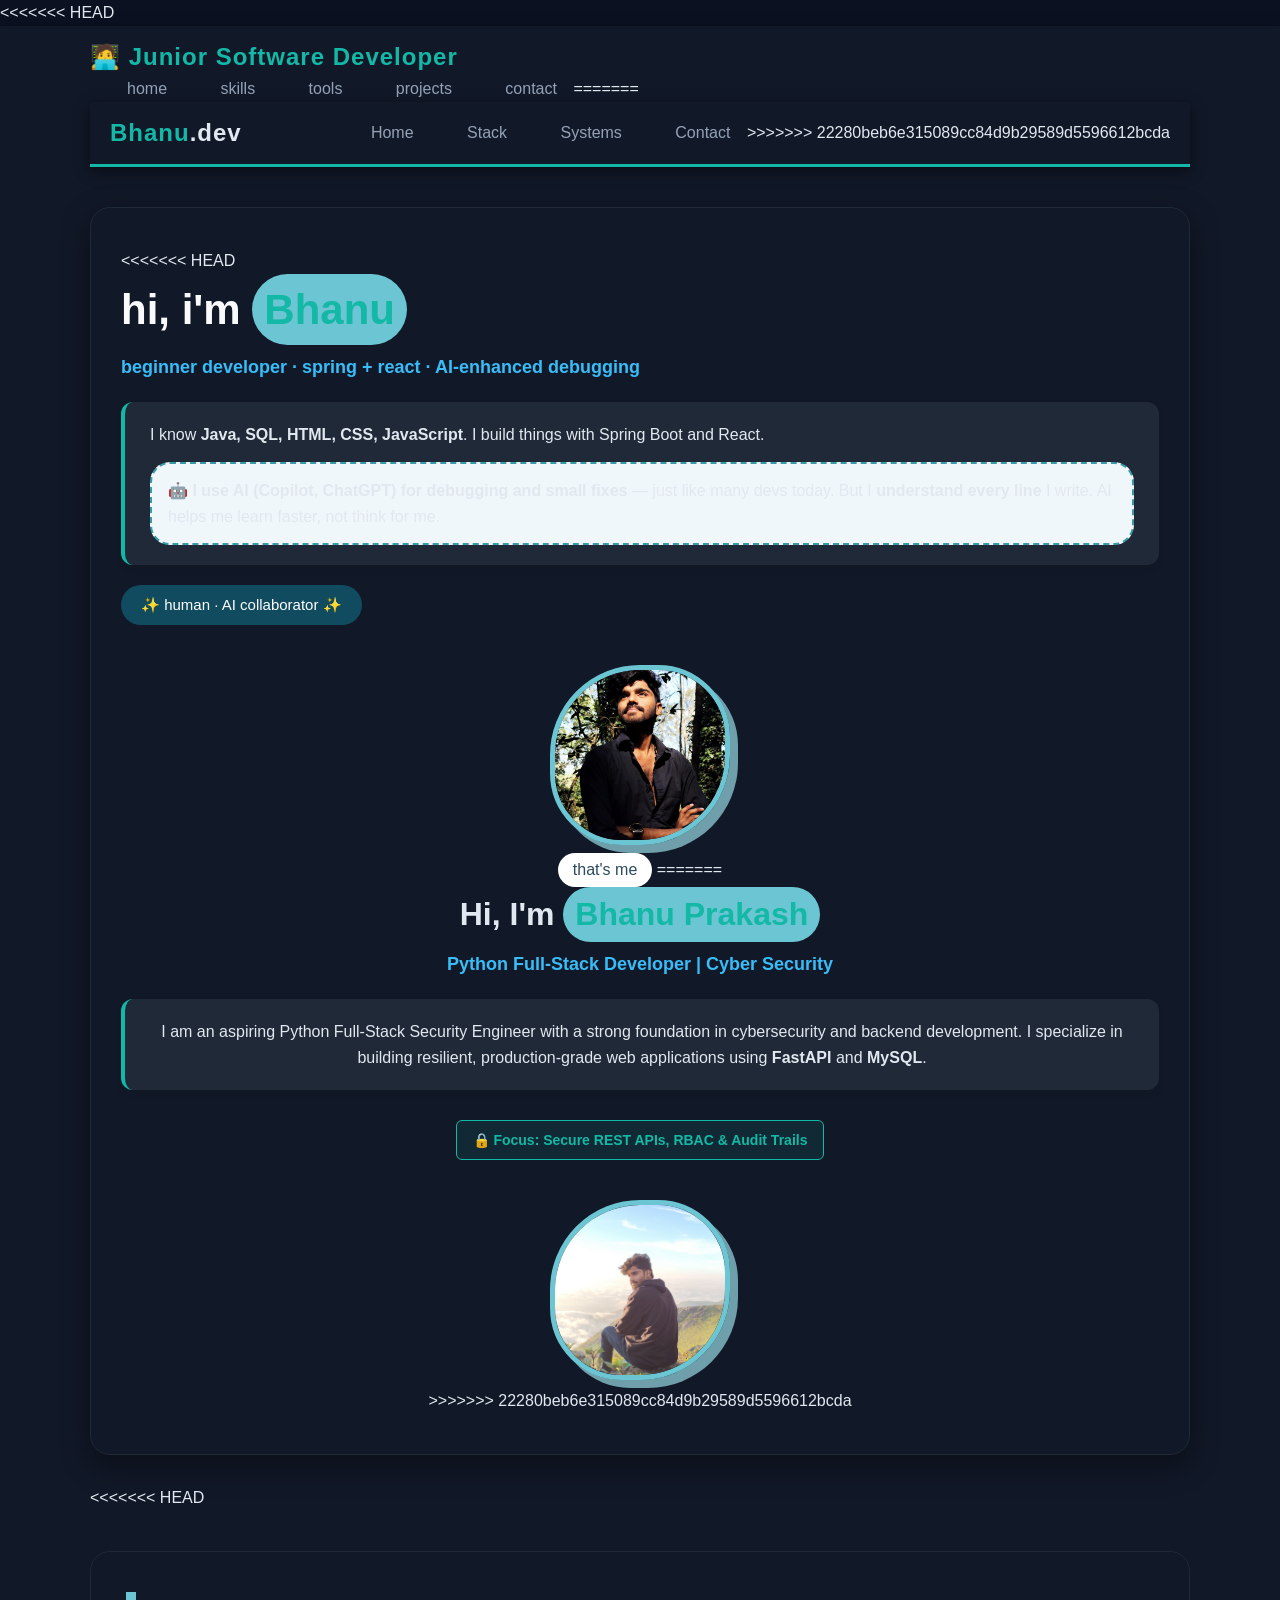
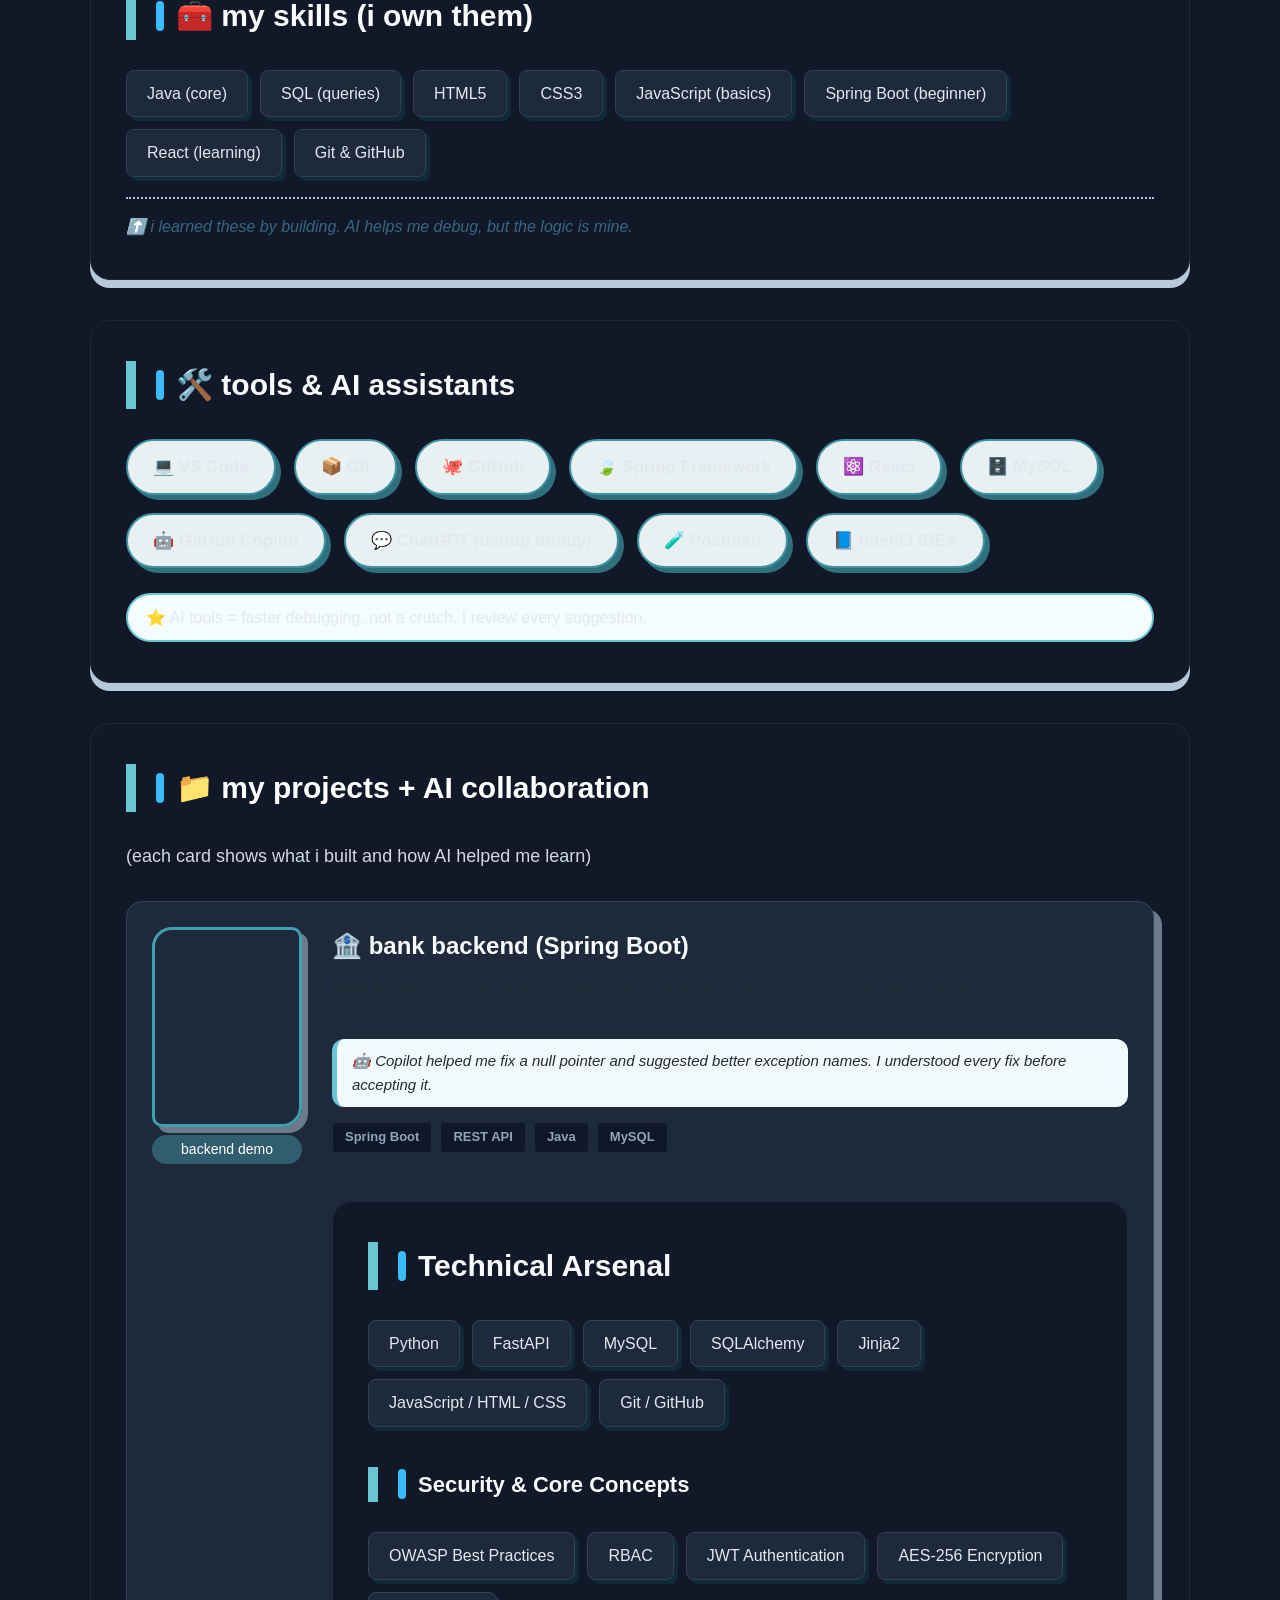
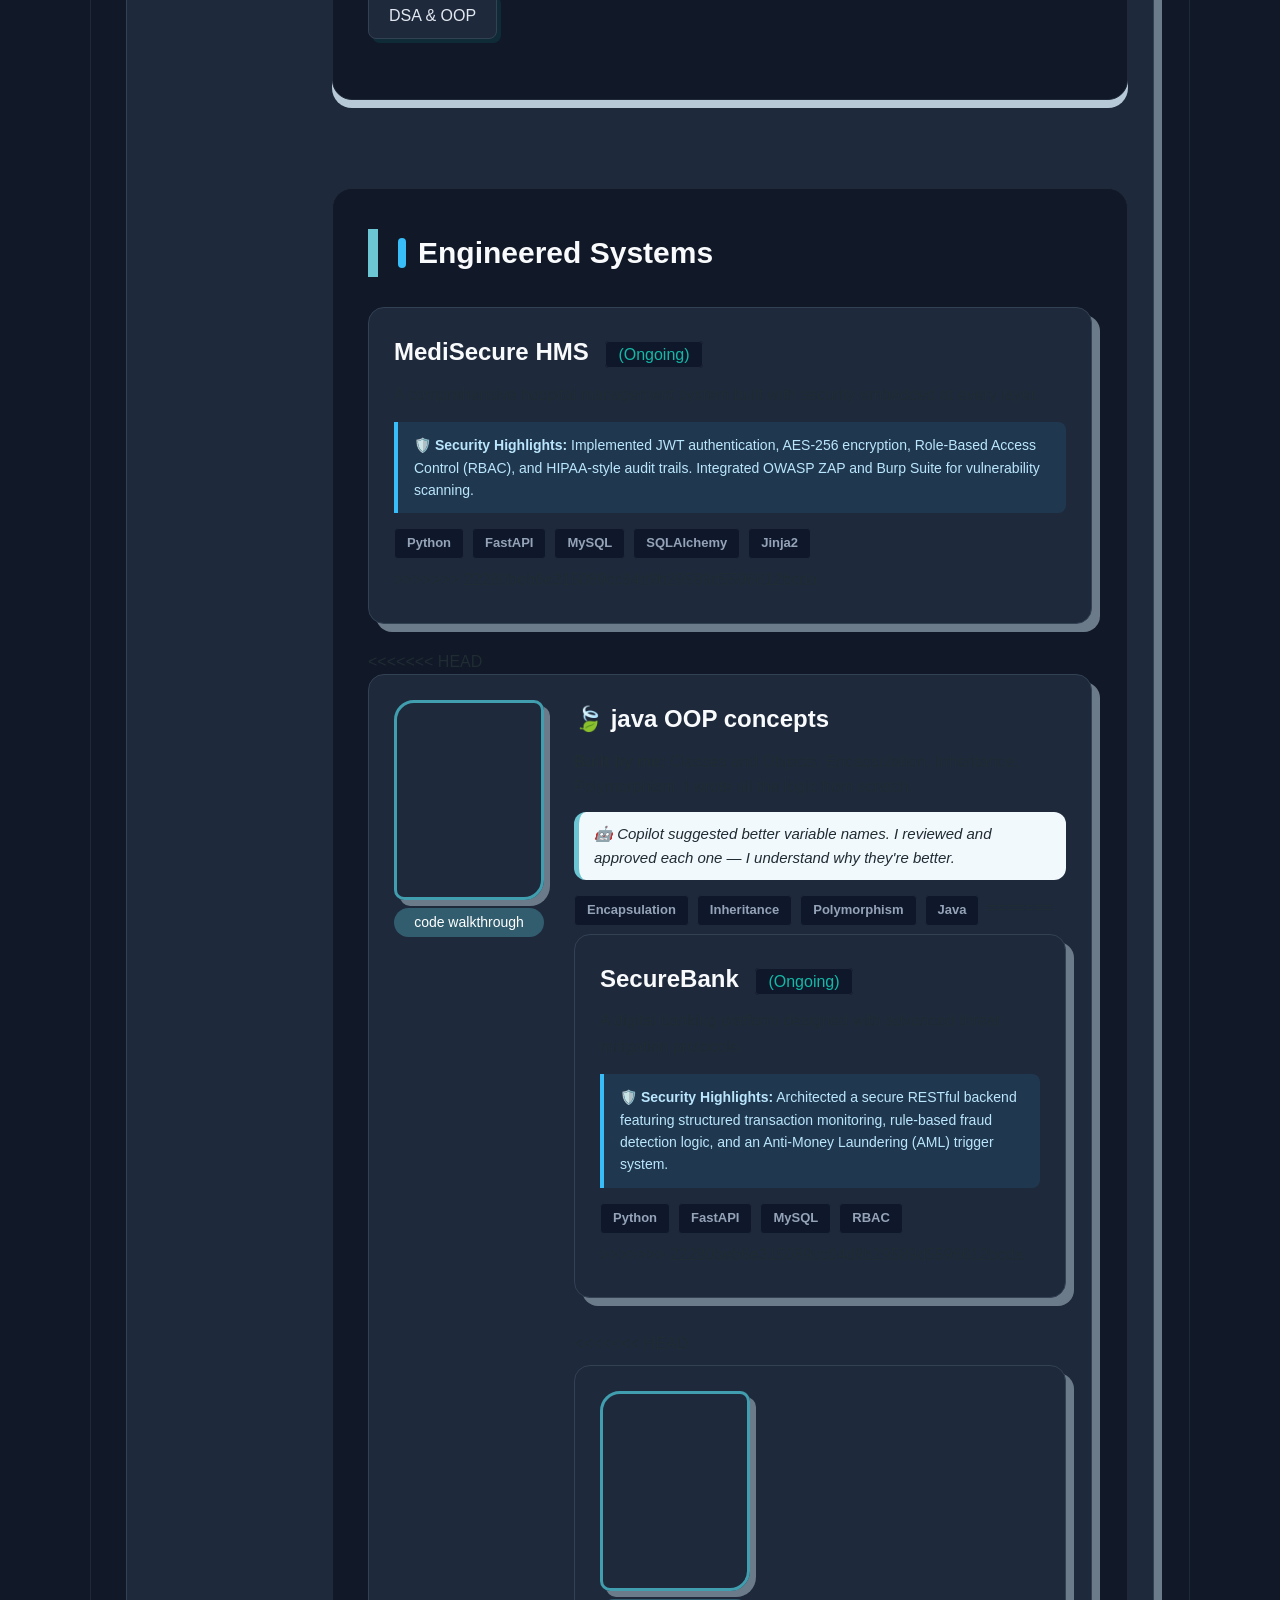
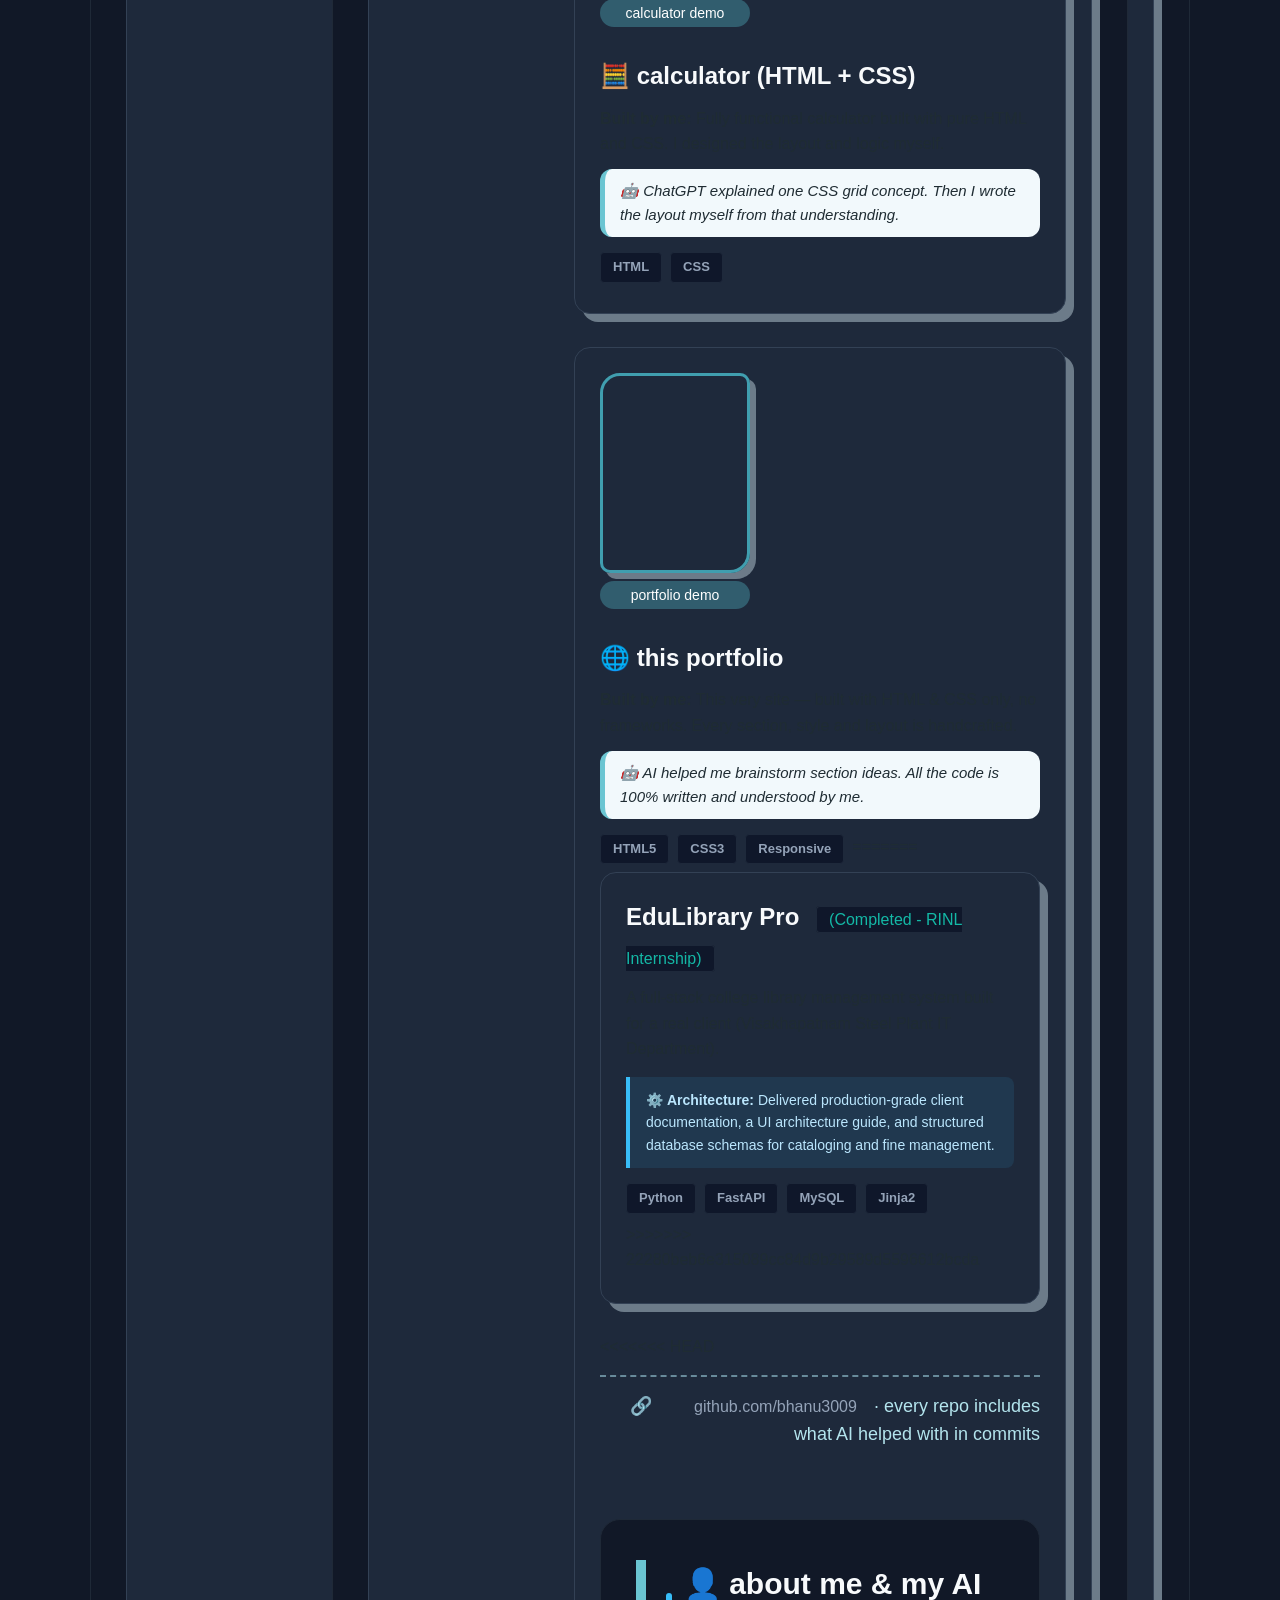
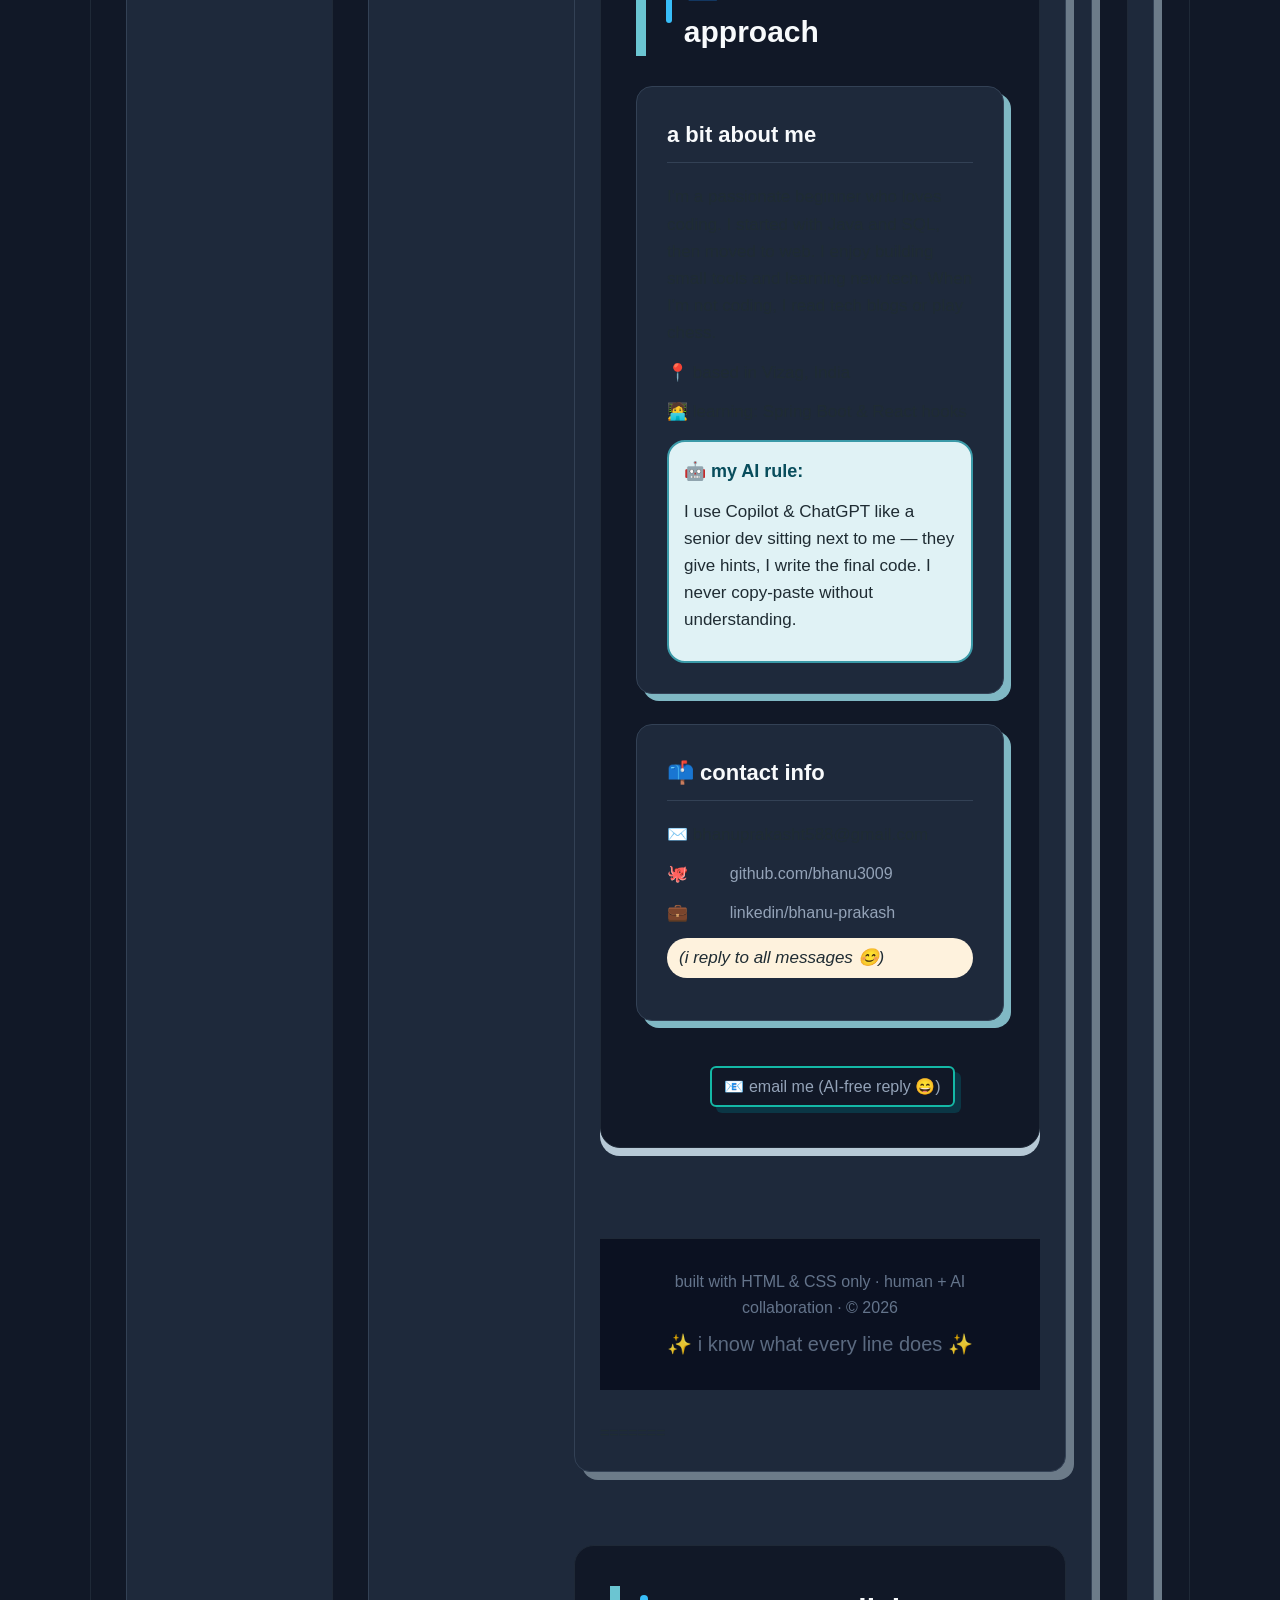
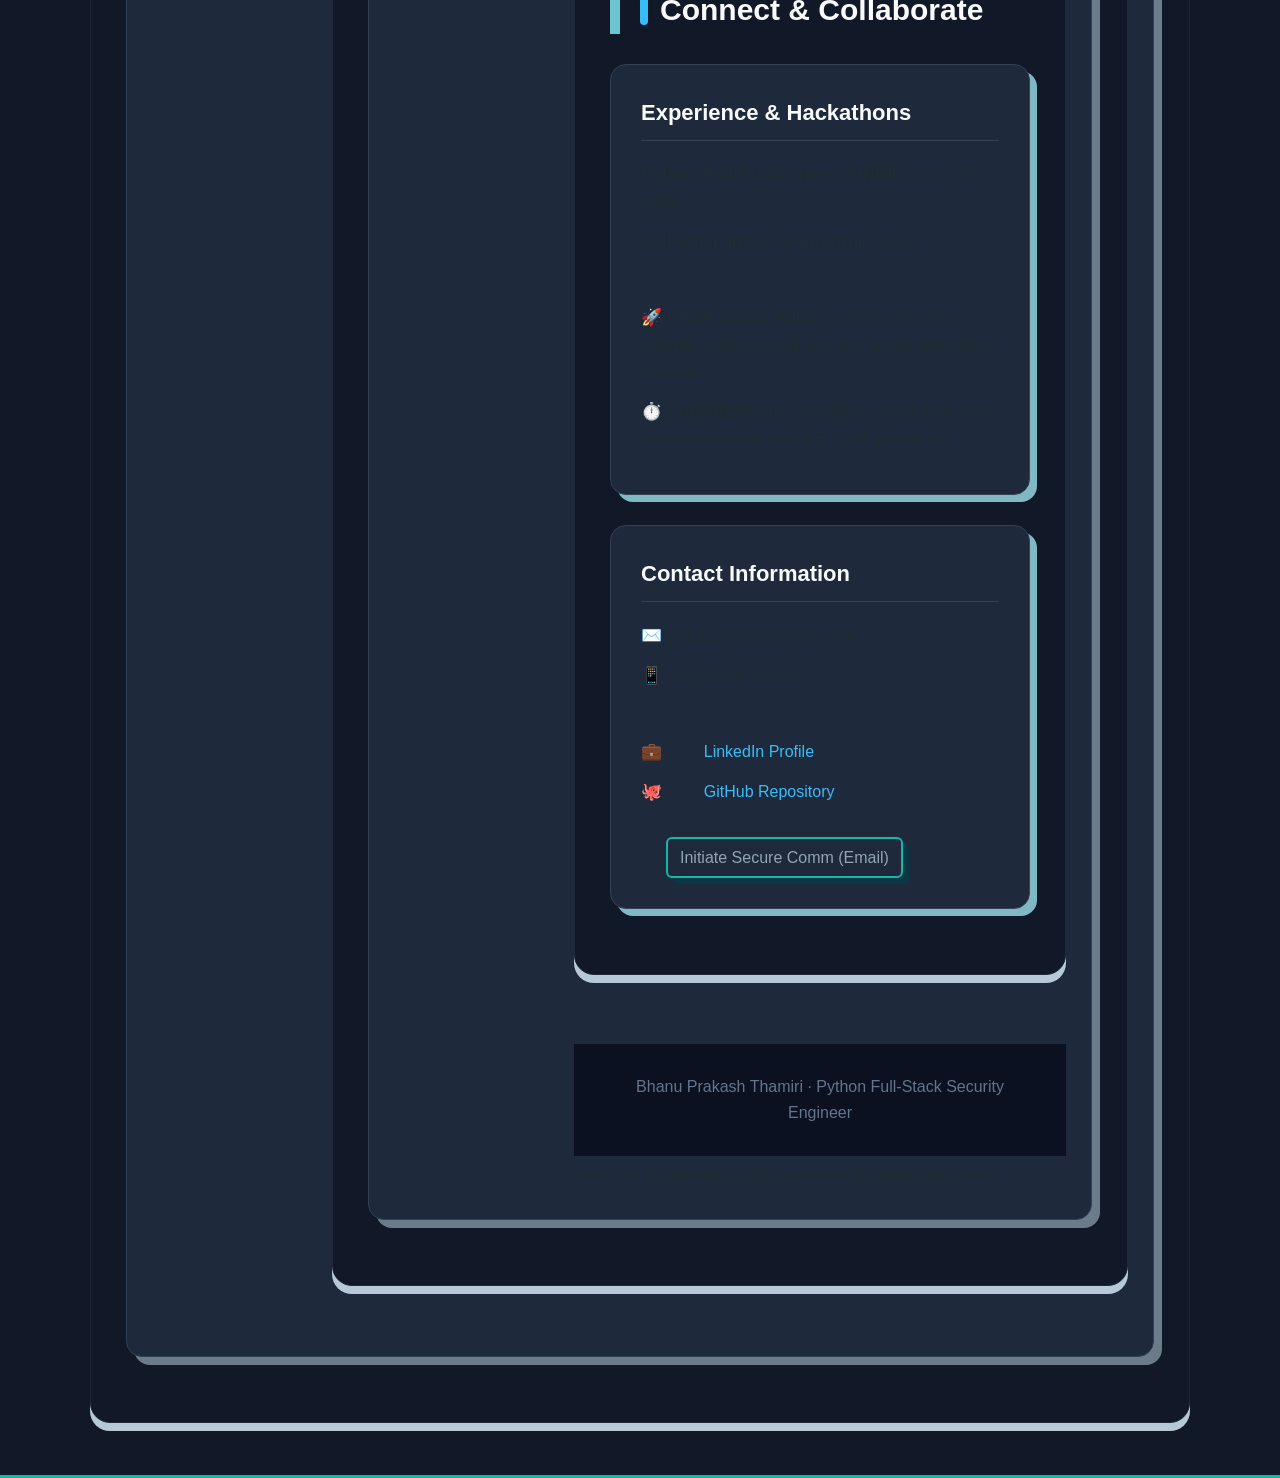
<file: index.html>
<!DOCTYPE html>
<html lang="en">
<head>
    <meta charset="UTF-8">
    <meta name="viewport" content="width=device-width, initial-scale=1.0">
<<<<<<< HEAD
    <title>Bhanu · human + AI collaborator</title>
    <style>
* {
    margin: 0;
    padding: 0;
    box-sizing: border-box;
}

body {
    font-family: 'Segoe UI', Roboto, Arial, sans-serif;
    background-color: #f4f7fb;
    color: #1e2b37;
    line-height: 1.5;
}

.top-bar {
    background-color: #0b2a3b;
    padding: 12px 20px;
    position: sticky;
    top: 0;
    z-index: 10;
    border-bottom: 4px solid #6bc5d2;
}

.nav-container {
    max-width: 1100px;
    margin: 0 auto;
    display: flex;
    justify-content: space-between;
    align-items: center;
    flex-wrap: wrap;
}

.logo {
    color: #d4f0f5;
    font-size: 26px;
    font-weight: bold;
    letter-spacing: 1px;
}

.nav-links a {
    color: #efefef;
    text-decoration: none;
    margin-left: 25px;
    font-size: 17px;
    font-weight: 500;
    padding: 5px 8px;
    border-radius: 30px;
    transition: background 0.2s;
}

.nav-links a:hover {
    background-color: #6bc5d2;
    color: #0b2a3b;
}

.hero-section {
    max-width: 1100px;
    margin: 30px auto 20px;
    background-color: #d9e9f2;
    border-radius: 40px 12px 40px 12px;
    padding: 40px 30px;
    border: 2px solid #bbd1dd;
    box-shadow: 10px 10px 0 #a1b9c9;
}

.hero-flex {
    display: flex;
    align-items: center;
    gap: 30px;
    flex-wrap: wrap;
    justify-content: center;
}

.hero-text {
    flex: 1 1 280px;
}

.hero-text h1 {
    font-size: 44px;
    font-weight: 700;
    margin-bottom: 5px;
}

.name-highlight {
    background-color: #6bc5d2;
    padding: 2px 12px;
    border-radius: 40px;
    display: inline-block;
    color: #0b2a3b;
}

.tagline {
    font-size: 18px;
    color: #115277;
    font-weight: 600;
    margin: 8px 0 15px;
}

.intro-box {
    background-color: white;
    padding: 20px 22px;
    border-radius: 30px;
    border-left: 6px solid #6bc5d2;
    box-shadow: 0 4px 8px rgba(0,0,0,0.05);
    margin: 15px 0;
}

.ai-statement {
    background-color: #f0f7fa;
    padding: 14px 16px;
    border-radius: 20px;
    margin-top: 15px;
    border: 2px dashed #3b9aa8;
    font-size: 16px;
}

.info-badge {
    background-color: #114b5f;
    color: white;
    display: inline-block;
    padding: 8px 20px;
    border-radius: 40px;
    font-size: 15px;
    font-weight: 500;
    margin-top: 5px;
}

.hero-pic {
    text-align: center;
}

img.profile-img {
    width: 180px;
    height: 180px;
    object-fit: cover;
    border-radius: 50% 40% 50% 40%;
    border: 5px solid #6bc5d2;
    display: block;
    margin: 0 auto 8px auto;
    box-shadow: 8px 8px 0 #6f9faa;
}

.pic-caption {
    font-weight: 500;
    color: #2b4b5e;
    background-color: white;
    padding: 4px 15px;
    border-radius: 50px;
    display: inline-block;
}

.open-to-work {
    background-color: #d4f5e2;
    color: #1a6b3c;
    font-weight: 700;
    font-size: 14px;
    padding: 5px 16px;
    border-radius: 50px;
    border: 2px solid #4caf7d;
    display: inline-block;
    margin-top: 10px;
    animation: pulse 2s infinite;
}

@keyframes pulse {
    0%, 100% { box-shadow: 0 0 0 0 rgba(76,175,125,0.4); }
    50% { box-shadow: 0 0 0 6px rgba(76,175,125,0); }
}

.social-btns {
    display: flex;
    gap: 10px;
    justify-content: center;
    margin-top: 12px;
    flex-wrap: wrap;
}

.social-btn {
    text-decoration: none;
    padding: 8px 18px;
    border-radius: 50px;
    font-size: 15px;
    font-weight: 600;
    transition: 0.15s;
    border: 2px solid;
}

.github-btn {
    background-color: #1a1a2e;
    color: white;
    border-color: #444;
    box-shadow: 3px 3px 0 #444;
}

.github-btn:hover {
    transform: translate(2px, 2px);
    box-shadow: 1px 1px 0 #444;
}

.linkedin-btn {
    background-color: #0077b5;
    color: white;
    border-color: #005885;
    box-shadow: 3px 3px 0 #005885;
}

.linkedin-btn:hover {
    transform: translate(2px, 2px);
    box-shadow: 1px 1px 0 #005885;
}

.location-tag {
    margin-top: 10px;
    font-size: 14px;
    color: #3b6070;
    font-weight: 500;
    background-color: white;
    padding: 4px 14px;
    border-radius: 50px;
    display: inline-block;
    border: 1px solid #b0cdd8;
}

.section {
    max-width: 1100px;
    margin: 40px auto;
    background-color: white;
    border-radius: 28px;
    padding: 35px 30px;
    border: 1px solid #d3e0e9;
    box-shadow: 0 8px 0 #b7c9d6;
}

.alt-bg {
    background-color: #eef5f9;
}

h2 {
    font-size: 34px;
    margin-bottom: 25px;
    border-left: 10px solid #6bc5d2;
    padding-left: 20px;
    font-weight: 650;
}

.skill-grid {
    display: flex;
    flex-wrap: wrap;
    gap: 15px;
    margin: 25px 0 15px;
}

.skill-chip {
    background-color: #2f5570;
    color: white;
    padding: 10px 24px;
    border-radius: 60px;
    font-size: 18px;
    font-weight: 500;
    border: 2px solid #143240;
    box-shadow: 4px 4px 0 #102b38;
}

.section-note {
    color: #396684;
    font-style: italic;
    margin-top: 20px;
    border-top: 2px dotted #aac3d4;
    padding-top: 15px;
}

.tools-list {
    display: flex;
    flex-wrap: wrap;
    gap: 18px;
    margin-top: 20px;
}

.tool-item {
    background-color: #e8f0f2;
    padding: 12px 25px;
    border-radius: 100px;
    font-size: 17px;
    font-weight: 600;
    border: 2px solid #3f93a3;
    box-shadow: 5px 5px 0 #30707d;
    transition: 0.1s;
}

.tool-item:hover {
    transform: translate(3px,3px);
    box-shadow: 4px 4px 0 #235a66;
}

.tools-note {
    margin-top: 25px;
    background-color: #f4fcfd;
    padding: 10px 18px;
    border-radius: 40px;
    border: 2px solid #6bc5d2;
    font-weight: 500;
}

.project-dark {
    background-color: #173542;
    color: #f0f7fa;
}

.light-heading {
    color: white;
    border-left-color: #6bc5d2;
}

.project-sub {
    color: #cbdbe6;
    margin-bottom: 30px;
    font-size: 18px;
}

.project-card-wide {
    background-color: #fcf9f3;
    color: #1f2c33;
    border-radius: 24px;
    margin-bottom: 30px;
    padding: 20px 20px;
    display: flex;
    gap: 25px;
    flex-wrap: wrap;
    border: 3px solid #b3a17e;
    box-shadow: 8px 8px 0 #6c7b89;
}

.project-img-area {
    flex: 0 0 140px;
    text-align: center;
}

.project-img {
    width: 150px;
    height: 200px;
    object-fit: cover;
    border-radius: 20px 10px 20px 10px;
    border: 3px solid #409eaf;
    box-shadow: 6px 6px 0 #6c7b89;
    display: block;
    margin: 0 auto;
}

.demo-pic {
    font-size: 50px;
    background-color: #b3e4ed;
    border-radius: 30px 10px 30px 10px;
    padding: 18px 12px;
    border: 3px solid #409eaf;
    box-shadow: inset 0 0 0 2px white;
}

.demo-label {
    background-color: #315d6e;
    color: white;
    padding: 3px 0;
    border-radius: 30px;
    margin-top: 8px;
    font-size: 14px;
}

.project-desc {
    flex: 2 1 260px;
}

.project-desc h3 {
    font-size: 24px;
    margin-bottom: 8px;
    color: #17495c;
}

.ai-note {
    background-color: #f2f9fc;
    border-left: 5px solid #6bc5d2;
    padding: 10px 15px;
    border-radius: 12px;
    margin: 12px 0;
    font-size: 15px;
    font-style: italic;
}

.tech-tags {
    display: flex;
    flex-wrap: wrap;
    gap: 12px;
    margin: 15px 0 5px;
}

.tech-tags span {
    background-color: #e5eef5;
    padding: 5px 15px;
    border-radius: 30px;
    font-size: 14px;
    font-weight: 600;
    border: 1px solid #286b85;
}

.more-link {
    text-align: right;
    font-size: 18px;
    color: #b3e4ed;
    font-weight: 500;
    margin-top: 15px;
    border-top: 2px dashed #688b9b;
    padding-top: 15px;
}

.more-link a {
    color: #6bc5d2;
}

.contact-bg {
    background-color: #ecf5f0;
}

.about-contact-flex {
    display: flex;
    gap: 30px;
    flex-wrap: wrap;
    margin: 25px 0;
}

.about-card, .contact-card {
    background-color: white;
    flex: 1 1 250px;
    padding: 25px;
    border-radius: 30px;
    border: 2px solid #9ecfd9;
    box-shadow: 7px 7px 0 #80b8c4;
}

.about-card h3, .contact-card h3 {
    font-size: 26px;
    color: #11475a;
    border-bottom: 3px solid #6bc5d2;
    padding-bottom: 6px;
    margin-bottom: 18px;
}

.about-card p, .contact-card p {
    margin: 12px 0;
    font-size: 17px;
}

.ai-philosophy {
    background-color: #e0f2f5;
    padding: 15px;
    border-radius: 18px;
    margin-top: 15px;
    border: 2px solid #3b9aa8;
}

.ai-philosophy h4 {
    font-size: 18px;
    color: #084d5c;
    margin-bottom: 6px;
}

.contact-note {
    background-color: #fef2dd;
    padding: 6px 12px;
    border-radius: 50px;
    font-style: italic;
}

.contact-email-btn {
    text-align: center;
    margin-top: 20px;
}

.fake-button {
    background-color: #1a5f73;
    color: white;
    text-decoration: none;
    padding: 12px 35px;
    border-radius: 60px;
    font-size: 18px;
    font-weight: 600;
    display: inline-block;
    border: 3px solid #6bc5d2;
    box-shadow: 6px 6px 0 #0b3645;
}

.fake-button:hover {
    background-color: #6bc5d2;
    color: #0b2a3b;
    border-color: #0b2a3b;
    box-shadow: 2px 2px 0 #2f4d5b;
}

.footer {
    background-color: #10262e;
    color: #bcd3dd;
    text-align: center;
    padding: 25px;
    margin-top: 40px;
    font-size: 16px;
    border-top: 6px solid #6bc5d2;
}

.small-emoji {
    font-size: 20px;
    margin-top: 8px;
    opacity: 0.9;
}

@media (max-width: 700px) {
    .hero-flex {
        flex-direction: column-reverse;
        text-align: center;
    }
    .project-card-wide {
        flex-direction: column;
        align-items: center;
        text-align: center;
    }
    .tech-tags {
        justify-content: center;
    }
    .nav-links a {
        margin: 0 8px;
    }
}
    </style>
</head>
<body>

    <div class="top-bar">
        <div class="nav-container">
            <div class="logo">🧑‍💻 Junior Software Developer</div>
            <div class="nav-links">
                <a href="#home">home</a>
                <a href="#skills">skills</a>
                <a href="#tools">tools</a>
                <a href="#projects">projects</a>
                <a href="#contact">contact</a>
=======
    <title>Bhanu Prakash | Python Security Engineer</title>
    <link rel="stylesheet" href="css.css">
</head>
<body>
    <div class="top-bar">
        <div class="nav-container">
            <div class="logo">Bhanu<span>.dev</span></div>
            <div class="nav-links">
                <a href="#home">Home</a>
                <a href="#skills">Stack</a>
                <a href="#projects">Systems</a>
                <a href="#contact">Contact</a>
>>>>>>> 22280beb6e315089cc84d9b29589d5596612bcda
            </div>
        </div>
    </div>

    <div id="home" class="hero-section">
        <div class="hero-flex">
            <div class="hero-text">
<<<<<<< HEAD
                <h1>hi, i'm <span class="name-highlight">Bhanu</span></h1>
                <p class="tagline">beginner developer · spring + react · AI‑enhanced debugging</p>
                <div class="intro-box">
                    <p>I know <strong>Java, SQL, HTML, CSS, JavaScript</strong>. I build things with Spring Boot and React.</p>
                    <p class="ai-statement">🤖 <strong>I use AI (Copilot, ChatGPT) for debugging and small fixes</strong> — just like many devs today. But I <strong>understand every line</strong> I write. AI helps me learn faster, not think for me.</p>
                </div>
                <div class="info-badge">✨ human · AI collaborator ✨</div>
            </div>
            <div class="hero-pic">
                <img src="me.jpeg" alt="Bhanu" class="profile-img">
                <p class="pic-caption">that's me</p>
=======
                <h1>Hi, I'm <span class="name-highlight">Bhanu Prakash</span></h1>
                <p class="tagline">Python Full-Stack Developer | Cyber Security</p>
                <div class="intro-box">
                    <p>I am an aspiring Python Full-Stack Security Engineer with a strong foundation in cybersecurity and backend development. I specialize in building resilient, production-grade web applications using <strong>FastAPI</strong> and <strong>MySQL</strong>.</p>
                </div>
                <div class="security-badge">🔒 Focus: Secure REST APIs, RBAC & Audit Trails</div>
            </div>
            <div class="hero-pic">
                 <img src="26251.jpg" alt="Bhanu Prakash" class="profile-img">
>>>>>>> 22280beb6e315089cc84d9b29589d5596612bcda
            </div>
        </div>
    </div>

<<<<<<< HEAD
    <div id="skills" class="section alt-bg">
        <h2>🧰 my skills (i own them)</h2>
        <div class="skill-grid">
            <div class="skill-chip">Java (core)</div>
            <div class="skill-chip">SQL (queries)</div>
            <div class="skill-chip">HTML5</div>
            <div class="skill-chip">CSS3</div>
            <div class="skill-chip">JavaScript (basics)</div>
            <div class="skill-chip">Spring Boot (beginner)</div>
            <div class="skill-chip">React (learning)</div>
            <div class="skill-chip">Git & GitHub</div>
        </div>
        <p class="section-note">⬆️ i learned these by building. AI helps me debug, but the logic is mine.</p>
    </div>

    <div id="tools" class="section">
        <h2>🛠️ tools & AI assistants</h2>
        <div class="tools-list">
            <div class="tool-item">💻 VS Code</div>
            <div class="tool-item">📦 Git</div>
            <div class="tool-item">🐙 GitHub</div>
            <div class="tool-item">🍃 Spring Framework</div>
            <div class="tool-item">⚛️ React</div>
            <div class="tool-item">🗄️ MySQL</div>
            <div class="tool-item">🤖 GitHub Copilot</div>
            <div class="tool-item">💬 ChatGPT (debug buddy)</div>
            <div class="tool-item">🧪 Postman</div>
            <div class="tool-item">📘 IntelliJ IDEA</div>
        </div>
        <p class="tools-note">⭐ AI tools = faster debugging, not a crutch. I review every suggestion.</p>
    </div>

    <div id="projects" class="section project-dark">
        <h2 class="light-heading">📁 my projects + AI collaboration</h2>
        <p class="project-sub">(each card shows what i built and how AI helped me learn)</p>

        <div class="project-showcase">
            <!-- Project 1: Bank Backend -->
            <div class="project-card-wide">
                <div class="project-img-area">
                    <video src="bank backend output.mp4" class="project-img" autoplay muted loop playsinline></video>
                    <div class="demo-label">backend demo</div>
                </div>
                <div class="project-desc">
                    <h3>🏦 bank backend (Spring Boot)</h3>
                    <p><strong>Built by me:</strong> REST API with accounts, transactions and balance logic. I wrote the controller, service and repository layers.</p>
                    <p class="ai-note">🤖 Copilot helped me fix a null pointer and suggested better exception names. I understood every fix before accepting it.</p>
                    <div class="tech-tags">
                        <span>Spring Boot</span><span>REST API</span><span>Java</span><span>MySQL</span>
=======
    <div id="skills" class="section">
        <h2>Technical Arsenal</h2>
        <div class="skill-grid">
            <div class="skill-chip">Python</div>
            <div class="skill-chip">FastAPI</div>
            <div class="skill-chip">MySQL</div>
            <div class="skill-chip">SQLAlchemy</div>
            <div class="skill-chip">Jinja2</div>
            <div class="skill-chip">JavaScript / HTML / CSS</div>
            <div class="skill-chip">Git / GitHub</div>
        </div>
        
        <h2 style="margin-top: 40px; font-size: 22px;">Security & Core Concepts</h2>
        <div class="skill-grid">
            <div class="skill-chip">OWASP Best Practices</div>
            <div class="skill-chip">RBAC</div>
            <div class="skill-chip">JWT Authentication</div>
            <div class="skill-chip">AES-256 Encryption</div>
            <div class="skill-chip">DSA & OOP</div>
        </div>
    </div>

    <div id="projects" class="section">
        <h2>Engineered Systems</h2>
        
        <div class="project-showcase">
            <div class="project-card-wide">
                <div class="project-desc">
                    <h3>MediSecure HMS <span>(Ongoing)</span></h3>
                    <p>A comprehensive hospital management system built with security embedded at every layer.</p>
                    <div class="security-note">
                        🛡️ <strong>Security Highlights:</strong> Implemented JWT authentication, AES-256 encryption, Role-Based Access Control (RBAC), and HIPAA-style audit trails. Integrated OWASP ZAP and Burp Suite for vulnerability scanning.
                    </div>
                    <div class="tech-tags">
                        <span>Python</span><span>FastAPI</span><span>MySQL</span><span>SQLAlchemy</span><span>Jinja2</span>
>>>>>>> 22280beb6e315089cc84d9b29589d5596612bcda
                    </div>
                </div>
            </div>

<<<<<<< HEAD
            <!-- Project 2: Bank Code Demo -->
            <div class="project-card-wide">
                <div class="project-img-area">
                    <video src="bank-code(demo).mp4" class="project-img" autoplay muted loop playsinline></video>
                    <div class="demo-label">code walkthrough</div>
                </div>
                <div class="project-desc">
                    <h3>🍃 java OOP concepts</h3>
                    <p><strong>Built by me:</strong> Classes and Objects, Encapsulation, Inheritance, Polymorphism. I wrote all the logic from scratch.</p>
                    <p class="ai-note">🤖 Copilot suggested better variable names. I reviewed and approved each one — I understand why they're better.</p>
                    <div class="tech-tags">
                        <span>Encapsulation</span><span>Inheritance</span><span>Polymorphism</span><span>Java</span>
=======
            <div class="project-card-wide">
                <div class="project-desc">
                    <h3>SecureBank <span>(Ongoing)</span></h3>
                    <p>A digital banking platform designed with advanced threat mitigation protocols.</p>
                    <div class="security-note">
                        🛡️ <strong>Security Highlights:</strong> Architected a secure RESTful backend featuring structured transaction monitoring, rule-based fraud detection logic, and an Anti-Money Laundering (AML) trigger system.
                    </div>
                    <div class="tech-tags">
                        <span>Python</span><span>FastAPI</span><span>MySQL</span><span>RBAC</span>
>>>>>>> 22280beb6e315089cc84d9b29589d5596612bcda
                    </div>
                </div>
            </div>

<<<<<<< HEAD
            <!-- Project 3: Calculator -->
            <div class="project-card-wide">
                <div class="project-img-area">
                    <video src="cal demo.mp4" class="project-img" autoplay muted loop playsinline></video>
                    <div class="demo-label">calculator demo</div>
                </div>
                <div class="project-desc">
                    <h3>🧮 calculator (HTML + CSS)</h3>
                    <p><strong>Built by me:</strong> Fully functional calculator built with pure HTML and CSS. I designed the layout and logic myself.</p>
                    <p class="ai-note">🤖 ChatGPT explained one CSS grid concept. Then I wrote the layout myself from that understanding.</p>
                    <div class="tech-tags">
                        <span>HTML</span><span>CSS</span>
                    </div>
                </div>
            </div>

            <!-- Project 4: Full Portfolio -->
            <div class="project-card-wide">
                <div class="project-img-area">
                    <video src="compelete backend working.mp4" class="project-img" autoplay muted loop playsinline></video>
                    <div class="demo-label">portfolio demo</div>
                </div>
                <div class="project-desc">
                    <h3>🌐 this portfolio</h3>
                    <p><strong>Built by me:</strong> This very site — built with HTML & CSS only, no frameworks. Every section, style and layout is handcrafted.</p>
                    <p class="ai-note">🤖 AI helped me brainstorm section ideas. All the code is 100% written and understood by me.</p>
                    <div class="tech-tags">
                        <span>HTML5</span><span>CSS3</span><span>Responsive</span>
=======
            <div class="project-card-wide">
                <div class="project-desc">
                    <h3>EduLibrary Pro <span>(Completed - RINL Internship)</span></h3>
                    <p>A full-stack college library management system built for a real client (Visakhapatnam Steel Plant IT Department).</p>
                    <div class="security-note">
                        ⚙️ <strong>Architecture:</strong> Delivered production-grade client documentation, a UI architecture guide, and structured database schemas for cataloging and fine management.
                    </div>
                    <div class="tech-tags">
                        <span>Python</span><span>FastAPI</span><span>MySQL</span><span>Jinja2</span>
>>>>>>> 22280beb6e315089cc84d9b29589d5596612bcda
                    </div>
                </div>
            </div>
        </div>
<<<<<<< HEAD

        <p class="more-link">🔗 <a href="https://github.com/bhanu3009" target="_blank">github.com/bhanu3009</a> · every repo includes what AI helped with in commits</p>
    </div>

    <div id="contact" class="section contact-bg">
        <h2>👤 about me & my AI approach</h2>
        <div class="about-contact-flex">
            <div class="about-card">
                <h3>a bit about me</h3>
                <p>I'm a passionate beginner who loves coding. I started with Java and SQL, then moved to web. I enjoy building small tools and learning new tech. When I'm not coding, I read tech blogs or play chess.</p>
                <p>📍 based in Vizag, India</p>
                <p>🧑‍💻 learning: Spring Boot & React hooks</p>
                <div class="ai-philosophy">
                    <h4>🤖 my AI rule:</h4>
                    <p>I use Copilot & ChatGPT like a senior dev sitting next to me — they give hints, I write the final code. I never copy-paste without understanding.</p>
                </div>
            </div>
            <div class="contact-card">
                <h3>📫 contact info</h3>
                <p>✉️ bhanuprakasht588@gmail.com</p>
                <p>🐙 <a href="https://github.com/bhanu3009" target="_blank">github.com/bhanu3009</a></p>
                <p>💼 <a href="https://www.linkedin.com/in/bhanu-prakash-thamiri-967ba0278/" target="_blank">linkedin/bhanu-prakash</a></p>
                <p class="contact-note">(i reply to all messages 😊)</p>
            </div>
        </div>
        <div class="contact-email-btn">
            <a href="mailto:bhanuprakasht588@gmail.com" class="fake-button">📧 email me (AI‑free reply 😄)</a>
        </div>
    </div>

    <div class="footer">
        <p>built with HTML & CSS only · human + AI collaboration · © 2026</p>
        <p class="small-emoji">✨ i know what every line does ✨</p>
    </div>

=======
    </div>

    <div id="contact" class="section">
        <h2>Connect & Collaborate</h2>
        <div class="about-contact-flex">
            <div class="about-card">
                <h3>Experience & Hackathons</h3>
                <p><strong>Python Full-Stack Intern @ RINL</strong> (Jun - Jul 2026)</p>
                <p><strong>Full-Stack Intern @ Internpi</strong> (2025)</p>
                <br>
                <p>🚀 <strong>NASA Space Apps:</strong> Collaborated on a satellite imagery analysis and space simulation solution.</p>
                <p>⏱️ <strong>Code4EdTech:</strong> Competed under 24hr time pressure on real-world EdTech problems.</p>
            </div>
            <div class="contact-card">
                <h3>Contact Information</h3>
                <p>✉️ 23131a46b8@gmail.com</p>
                <p>📱 +91 99593 40588</p>
                <br>
                <p>💼 <a href="https://linkedin.com/in/bhanu-prakash-thamiri" style="color: #38bdf8;">LinkedIn Profile</a></p>
                <p>🐙 <a href="https://github.com/bhanu3009" style="color: #38bdf8;">GitHub Repository</a></p>
                
                <a href="mailto:23131a46b8@gmail.com" class="fake-button">Initiate Secure Comm (Email)</a>
            </div>
        </div>
    </div>

    <div class="footer">
        <p>Bhanu Prakash Thamiri · Python Full-Stack Security Engineer</p>
    </div>
>>>>>>> 22280beb6e315089cc84d9b29589d5596612bcda
</body>
</html>
</file>
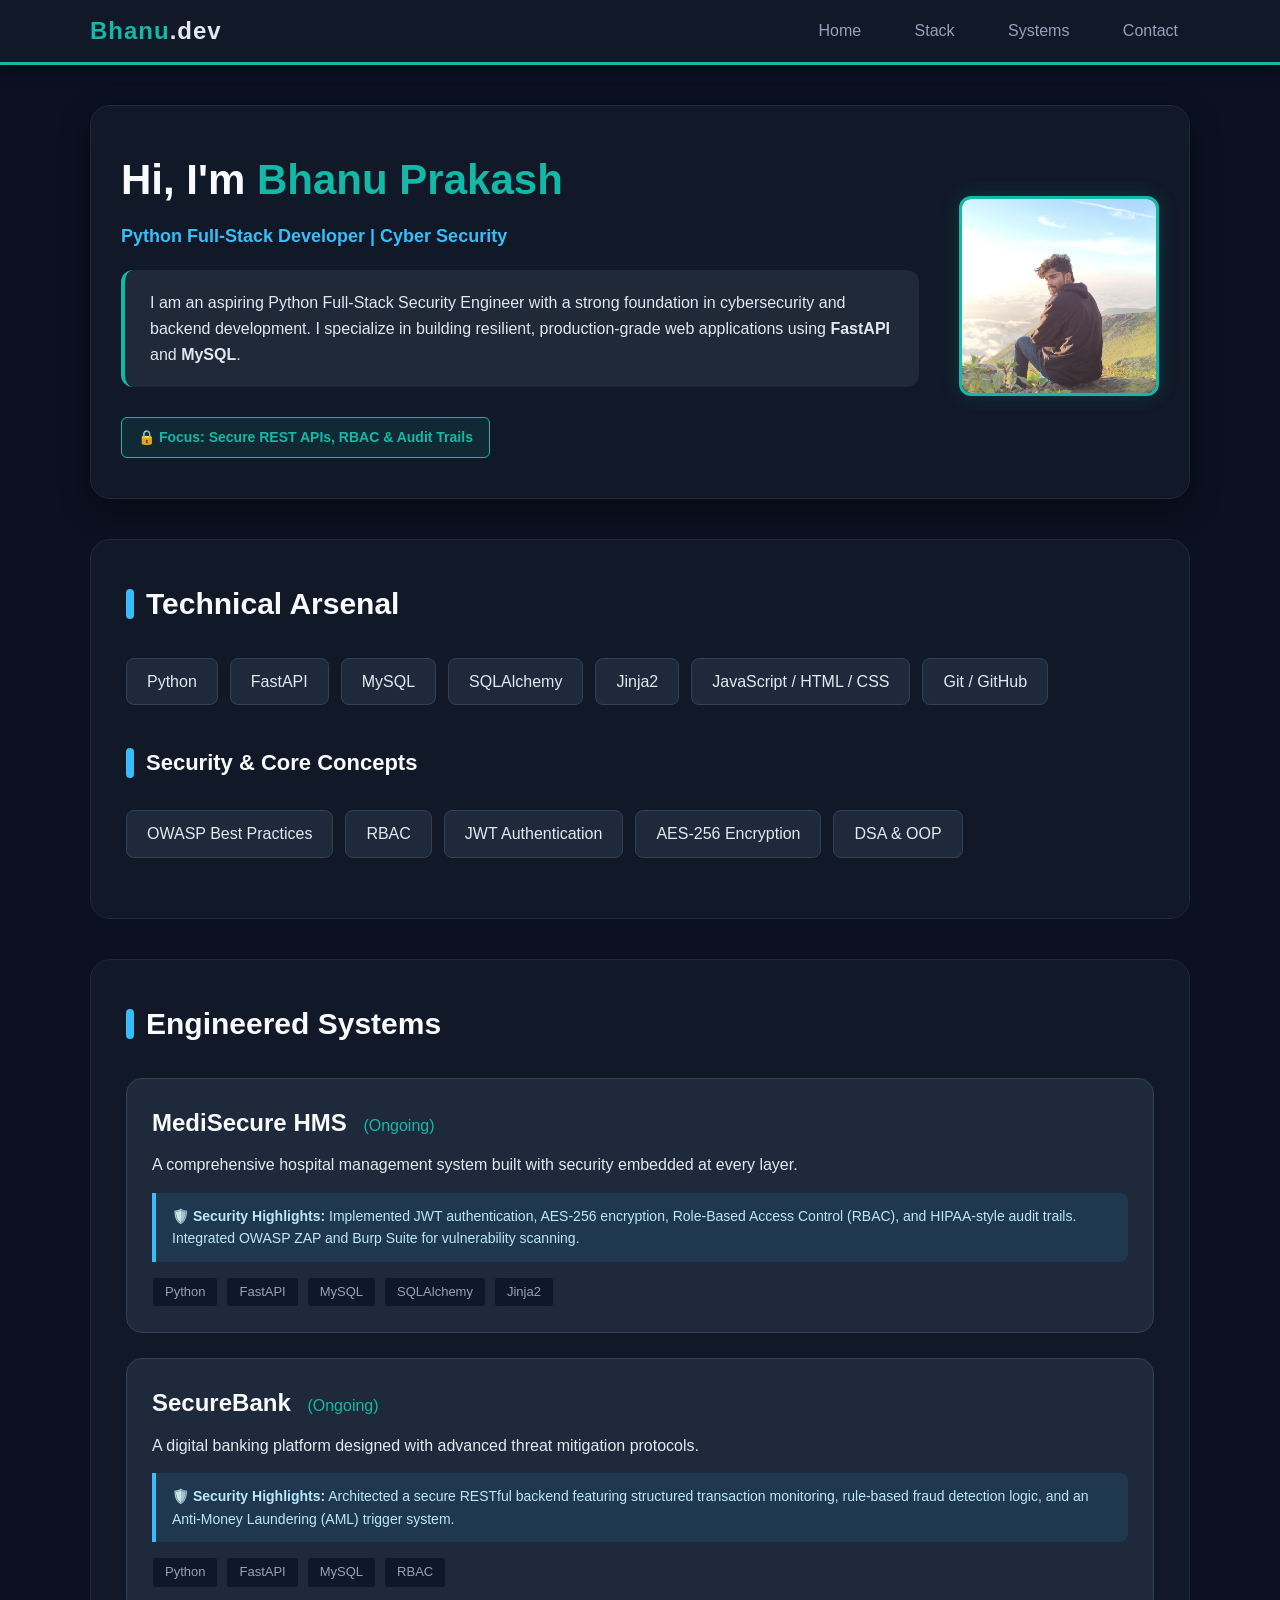
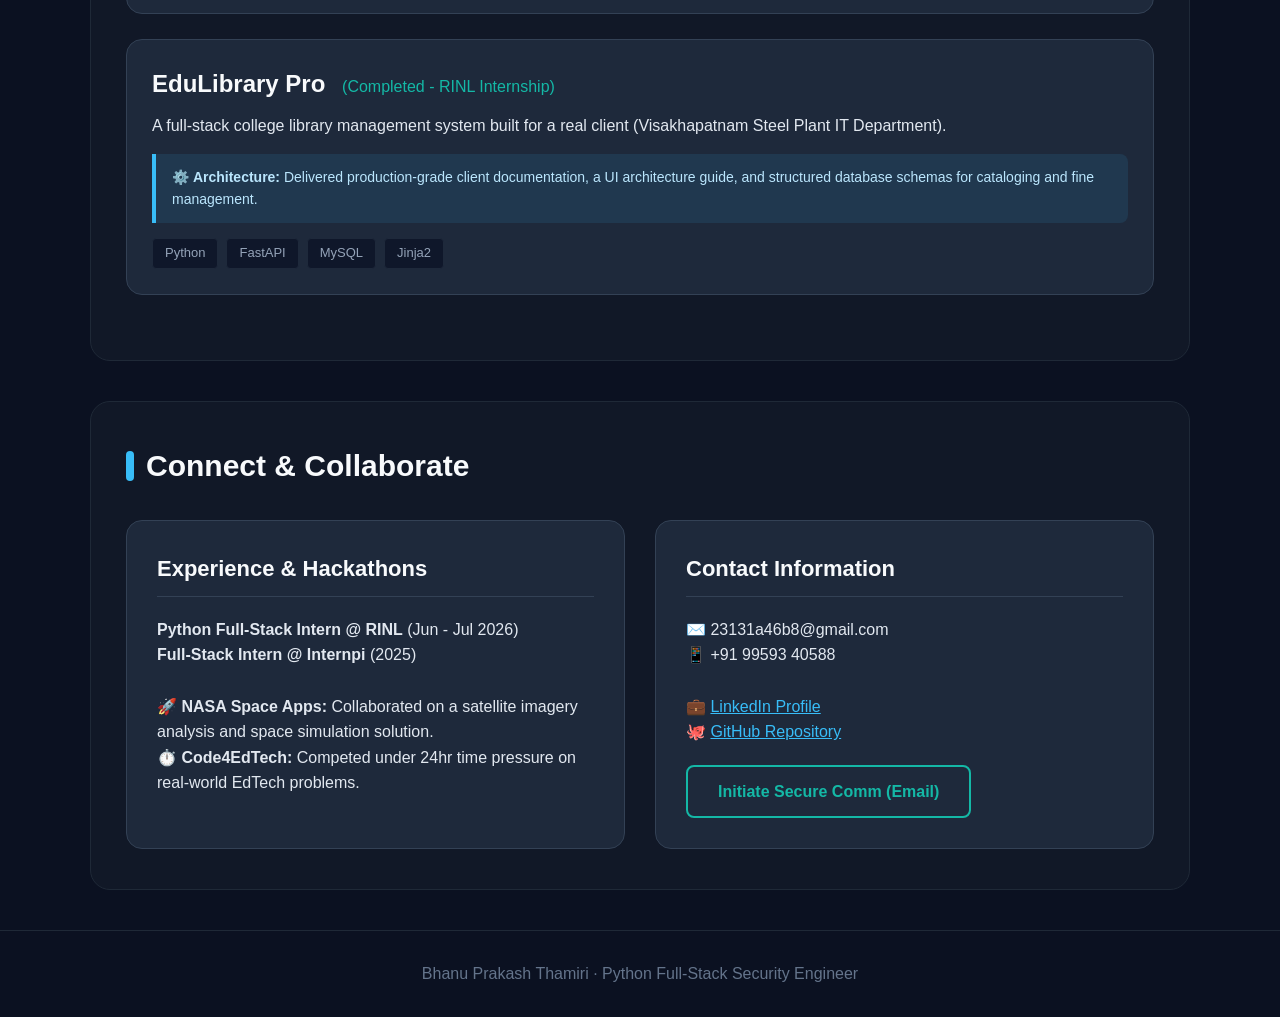
<file: htm.html>
<!DOCTYPE html>
<html lang="en">
<head>
    <meta charset="UTF-8">
    <meta name="viewport" content="width=device-width, initial-scale=1.0">
    <title>Bhanu Prakash | Python Security Engineer</title>
    <link rel="stylesheet" href="css.css">
</head>
<body>
    <div class="top-bar">
        <div class="nav-container">
            <div class="logo">Bhanu<span>.dev</span></div>
            <div class="nav-links">
                <a href="#home">Home</a>
                <a href="#skills">Stack</a>
                <a href="#projects">Systems</a>
                <a href="#contact">Contact</a>
            </div>
        </div>
    </div>

    <div id="home" class="hero-section">
        <div class="hero-flex">
            <div class="hero-text">
                <h1>Hi, I'm <span class="name-highlight">Bhanu Prakash</span></h1>
                <p class="tagline">Python Full-Stack Developer | Cyber Security</p>
                <div class="intro-box">
                    <p>I am an aspiring Python Full-Stack Security Engineer with a strong foundation in cybersecurity and backend development. I specialize in building resilient, production-grade web applications using <strong>FastAPI</strong> and <strong>MySQL</strong>.</p>
                </div>
                <div class="security-badge">🔒 Focus: Secure REST APIs, RBAC & Audit Trails</div>
            </div>
            <div class="hero-pic">
                 <img src="26251.jpg" alt="Bhanu Prakash" class="profile-img">
            </div>
        </div>
    </div>

    <div id="skills" class="section">
        <h2>Technical Arsenal</h2>
        <div class="skill-grid">
            <div class="skill-chip">Python</div>
            <div class="skill-chip">FastAPI</div>
            <div class="skill-chip">MySQL</div>
            <div class="skill-chip">SQLAlchemy</div>
            <div class="skill-chip">Jinja2</div>
            <div class="skill-chip">JavaScript / HTML / CSS</div>
            <div class="skill-chip">Git / GitHub</div>
        </div>
        
        <h2 style="margin-top: 40px; font-size: 22px;">Security & Core Concepts</h2>
        <div class="skill-grid">
            <div class="skill-chip">OWASP Best Practices</div>
            <div class="skill-chip">RBAC</div>
            <div class="skill-chip">JWT Authentication</div>
            <div class="skill-chip">AES-256 Encryption</div>
            <div class="skill-chip">DSA & OOP</div>
        </div>
    </div>

    <div id="projects" class="section">
        <h2>Engineered Systems</h2>
        
        <div class="project-showcase">
            <div class="project-card-wide">
                <div class="project-desc">
                    <h3>MediSecure HMS <span>(Ongoing)</span></h3>
                    <p>A comprehensive hospital management system built with security embedded at every layer.</p>
                    <div class="security-note">
                        🛡️ <strong>Security Highlights:</strong> Implemented JWT authentication, AES-256 encryption, Role-Based Access Control (RBAC), and HIPAA-style audit trails. Integrated OWASP ZAP and Burp Suite for vulnerability scanning.
                    </div>
                    <div class="tech-tags">
                        <span>Python</span><span>FastAPI</span><span>MySQL</span><span>SQLAlchemy</span><span>Jinja2</span>
                    </div>
                </div>
            </div>

            <div class="project-card-wide">
                <div class="project-desc">
                    <h3>SecureBank <span>(Ongoing)</span></h3>
                    <p>A digital banking platform designed with advanced threat mitigation protocols.</p>
                    <div class="security-note">
                        🛡️ <strong>Security Highlights:</strong> Architected a secure RESTful backend featuring structured transaction monitoring, rule-based fraud detection logic, and an Anti-Money Laundering (AML) trigger system.
                    </div>
                    <div class="tech-tags">
                        <span>Python</span><span>FastAPI</span><span>MySQL</span><span>RBAC</span>
                    </div>
                </div>
            </div>

            <div class="project-card-wide">
                <div class="project-desc">
                    <h3>EduLibrary Pro <span>(Completed - RINL Internship)</span></h3>
                    <p>A full-stack college library management system built for a real client (Visakhapatnam Steel Plant IT Department).</p>
                    <div class="security-note">
                        ⚙️ <strong>Architecture:</strong> Delivered production-grade client documentation, a UI architecture guide, and structured database schemas for cataloging and fine management.
                    </div>
                    <div class="tech-tags">
                        <span>Python</span><span>FastAPI</span><span>MySQL</span><span>Jinja2</span>
                    </div>
                </div>
            </div>
        </div>
    </div>

    <div id="contact" class="section">
        <h2>Connect & Collaborate</h2>
        <div class="about-contact-flex">
            <div class="about-card">
                <h3>Experience & Hackathons</h3>
                <p><strong>Python Full-Stack Intern @ RINL</strong> (Jun - Jul 2026)</p>
                <p><strong>Full-Stack Intern @ Internpi</strong> (2025)</p>
                <br>
                <p>🚀 <strong>NASA Space Apps:</strong> Collaborated on a satellite imagery analysis and space simulation solution.</p>
                <p>⏱️ <strong>Code4EdTech:</strong> Competed under 24hr time pressure on real-world EdTech problems.</p>
            </div>
            <div class="contact-card">
                <h3>Contact Information</h3>
                <p>✉️ 23131a46b8@gmail.com</p>
                <p>📱 +91 99593 40588</p>
                <br>
                <p>💼 <a href="https://linkedin.com/in/bhanu-prakash-thamiri" style="color: #38bdf8;">LinkedIn Profile</a></p>
                <p>🐙 <a href="https://github.com/bhanu3009" style="color: #38bdf8;">GitHub Repository</a></p>
                
                <a href="mailto:23131a46b8@gmail.com" class="fake-button">Initiate Secure Comm (Email)</a>
            </div>
        </div>
    </div>

    <div class="footer">
        <p>Bhanu Prakash Thamiri · Python Full-Stack Security Engineer</p>
    </div>
</body>
</html>
</file>
<file: css.css>
/* style.css – MediSecure Dark Theme (Cyber + Health) */
* {
    margin: 0;
    padding: 0;
    box-sizing: border-box;
}

body {
    font-family: 'Segoe UI', Roboto, Arial, sans-serif;
    background-color: #0b1121; /* Deep slate/cyber dark */
    color: #e2e8f0; /* Soft white for readability */
    line-height: 1.6;
}

/* top navigation */
.top-bar {
    background-color: #111827;
    padding: 12px 20px;
    position: sticky;
    top: 0;
    z-index: 10;
    border-bottom: 3px solid #14b8a6; /* Clinical teal */
    box-shadow: 0 4px 12px rgba(0,0,0,0.5);
}

.nav-container {
    max-width: 1100px;
    margin: 0 auto;
    display: flex;
    justify-content: space-between;
    align-items: center;
    flex-wrap: wrap;
}

.logo {
    color: #14b8a6;
    font-size: 24px;
    font-weight: bold;
    letter-spacing: 1px;
}

.logo span {
    color: #e2e8f0;
}

.nav-links a {
    color: #94a3b8;
    text-decoration: none;
    margin-left: 25px;
    font-size: 16px;
    font-weight: 500;
    padding: 6px 12px;
    border-radius: 6px;
    transition: all 0.3s ease;
}

.nav-links a:hover {
    background-color: #1f2937;
    color: #14b8a6;
}

/* hero section */
.hero-section {
    max-width: 1100px;
    margin: 40px auto 30px;
    background-color: #111827;
    border-radius: 20px;
    padding: 40px 30px;
    border: 1px solid #1f2937;
    box-shadow: 0 10px 30px rgba(0,0,0,0.4);
}

.hero-flex {
    display: flex;
    align-items: center;
    gap: 40px;
    flex-wrap: wrap;
    justify-content: center;
}

.hero-text {
    flex: 1 1 300px;
}

.hero-text h1 {
    font-size: 42px;
    font-weight: 700;
    margin-bottom: 5px;
    color: #f8fafc;
}

.name-highlight {
    color: #14b8a6;
}

.tagline {
    font-size: 18px;
    color: #38bdf8; /* Tech blue */
    font-weight: 600;
    margin: 8px 0 20px;
}

.intro-box {
    background-color: #1f2937;
    padding: 20px 25px;
    border-radius: 12px;
    border-left: 4px solid #14b8a6;
    margin: 15px 0;
}

.security-badge {
    background-color: rgba(20, 184, 166, 0.1);
    color: #14b8a6;
    border: 1px solid #14b8a6;
    display: inline-block;
    padding: 8px 16px;
    border-radius: 6px;
    font-size: 14px;
    font-weight: 600;
    margin-top: 15px;
}

/* picture area */
.hero-pic {
    text-align: center;
}

.profile-img {
    width: 200px;
    height: 200px;
    object-fit: cover;
    border-radius: 12px;
    border: 3px solid #14b8a6;
    margin-bottom: 12px;
    box-shadow: 0 0 20px rgba(20, 184, 166, 0.2);
    display: block;
    margin-left: auto;
    margin-right: auto;
}

/* section defaults */
.section {
    max-width: 1100px;
    margin: 40px auto;
    background-color: #111827;
    border-radius: 20px;
    padding: 40px 35px;
    border: 1px solid #1f2937;
}

h2 {
    font-size: 30px;
    margin-bottom: 30px;
    color: #f8fafc;
    display: flex;
    align-items: center;
    gap: 12px;
}

h2::before {
    content: '';
    display: inline-block;
    width: 8px;
    height: 30px;
    background-color: #38bdf8;
    border-radius: 4px;
}

/* skills grid */
.skill-grid {
    display: flex;
    flex-wrap: wrap;
    gap: 12px;
    margin: 20px 0;
}

.skill-chip {
    background-color: #1e293b;
    color: #e2e8f0;
    padding: 10px 20px;
    border-radius: 8px;
    font-size: 16px;
    font-weight: 500;
    border: 1px solid #334155;
    transition: all 0.2s;
}

.skill-chip:hover {
    border-color: #14b8a6;
    color: #14b8a6;
    background-color: rgba(20, 184, 166, 0.05);
}

/* projects */
.project-card-wide {
    background-color: #1e293b;
    border-radius: 16px;
    margin-bottom: 25px;
    padding: 25px;
    display: flex;
    gap: 30px;
    flex-wrap: wrap;
    border: 1px solid #334155;
    transition: transform 0.2s, box-shadow 0.2s;
}

.project-card-wide:hover {
    transform: translateY(-5px);
    box-shadow: 0 10px 25px rgba(0,0,0,0.5);
    border-color: #38bdf8;
}

.project-desc {
    flex: 2 1 300px;
}

.project-desc h3 {
    font-size: 24px;
    margin-bottom: 10px;
    color: #f8fafc;
}

.project-desc h3 span {
    color: #14b8a6;
    font-size: 16px;
    margin-left: 10px;
    font-weight: normal;
}

.security-note {
    background-color: rgba(56, 189, 248, 0.1);
    border-left: 4px solid #38bdf8;
    padding: 12px 16px;
    border-radius: 0 8px 8px 0;
    margin: 15px 0;
    font-size: 14px;
    color: #bae6fd;
}

.tech-tags {
    display: flex;
    flex-wrap: wrap;
    gap: 8px;
    margin-top: 15px;
}

.tech-tags span {
    background-color: #0f172a;
    padding: 4px 12px;
    border-radius: 4px;
    font-size: 13px;
    color: #94a3b8;
    border: 1px solid #1e293b;
}

/* contact section */
.about-contact-flex {
    display: flex;
    gap: 30px;
    flex-wrap: wrap;
}

.about-card, .contact-card {
    background-color: #1e293b;
    flex: 1 1 300px;
    padding: 30px;
    border-radius: 16px;
    border: 1px solid #334155;
}

.about-card h3, .contact-card h3 {
    font-size: 22px;
    color: #f8fafc;
    margin-bottom: 20px;
    padding-bottom: 10px;
    border-bottom: 1px solid #334155;
}

.fake-button {
    background-color: transparent;
    color: #14b8a6;
    text-decoration: none;
    padding: 12px 30px;
    border-radius: 8px;
    font-size: 16px;
    font-weight: 600;
    display: inline-block;
    border: 2px solid #14b8a6;
    transition: all 0.3s;
    margin-top: 20px;
}

.fake-button:hover {
    background-color: #14b8a6;
    color: #0b1121;
}

.footer {
    background-color: #0b1121;
    color: #64748b;
    text-align: center;
    padding: 30px;
    margin-top: 20px;
    border-top: 1px solid #1f2937;
}

@media (max-width: 768px) {
    .hero-flex {
        flex-direction: column-reverse;
        text-align: left;
    }
    .project-card-wide {
        flex-direction: column;
    }
}
</file>
